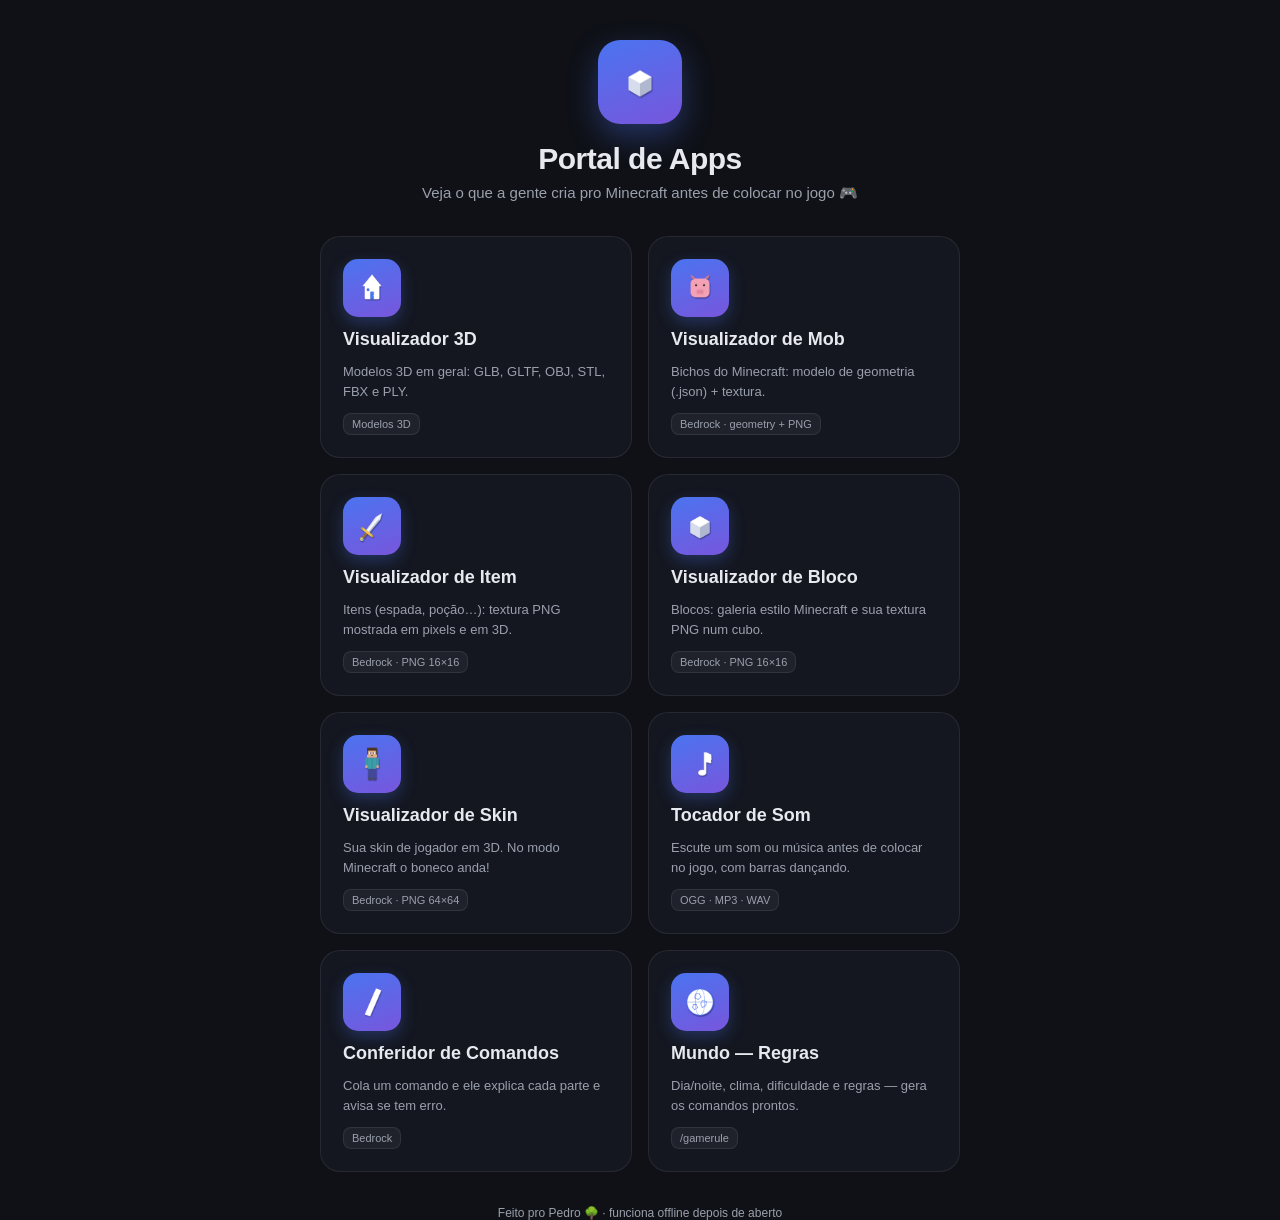
<file: index.html>
<!DOCTYPE html>
<html lang="pt-BR">
<head>
<meta charset="UTF-8">
<meta name="viewport" content="width=device-width, initial-scale=1.0, viewport-fit=cover">
<title>Portal de Apps — Pedro</title>
<meta name="theme-color" content="#0f1117">
<link rel="manifest" href="./manifest.json">
<meta name="apple-mobile-web-app-capable" content="yes">
<meta name="apple-mobile-web-app-status-bar-style" content="black-translucent">
<meta name="apple-mobile-web-app-title" content="Portal do Pedro">
<link rel="apple-touch-icon" href="./icons/icon-180.png">
<link rel="icon" href="./icons/icon-192.png">
<link rel="stylesheet" href="./style.css">
</head>
<body class="portal">
  <div class="hero">
    <div class="logo">
      <img class="mcico" src="./icons/mod/block.png" alt="">
    </div>
    <h1>Portal de Apps</h1>
    <p>Veja o que a gente cria pro Minecraft antes de colocar no jogo 🎮</p>
  </div>

  <div class="grid">
    <a class="card" href="./app-3d.html">
      <div class="ic"><img class="mcico" src="./icons/mod/3d.png" alt=""></div>
      <h3>Visualizador 3D</h3>
      <p>Modelos 3D em geral: GLB, GLTF, OBJ, STL, FBX e PLY.</p>
      <span class="tag">Modelos 3D</span>
    </a>

    <a class="card" href="./app-mob.html">
      <div class="ic"><img class="mcico" src="./icons/mod/mob.png" alt=""></div>
      <h3>Visualizador de Mob</h3>
      <p>Bichos do Minecraft: modelo de geometria (.json) + textura.</p>
      <span class="tag">Bedrock · geometry + PNG</span>
    </a>

    <a class="card" href="./app-item.html">
      <div class="ic"><img class="mcico" src="./icons/mod/item.png" alt=""></div>
      <h3>Visualizador de Item</h3>
      <p>Itens (espada, poção…): textura PNG mostrada em pixels e em 3D.</p>
      <span class="tag">Bedrock · PNG 16×16</span>
    </a>

    <a class="card" href="./app-block.html">
      <div class="ic"><img class="mcico" src="./icons/mod/block.png" alt=""></div>
      <h3>Visualizador de Bloco</h3>
      <p>Blocos: galeria estilo Minecraft e sua textura PNG num cubo.</p>
      <span class="tag">Bedrock · PNG 16×16</span>
    </a>

    <a class="card" href="./app-skin.html">
      <div class="ic"><img class="mcico" src="./icons/mod/skin.png" alt=""></div>
      <h3>Visualizador de Skin</h3>
      <p>Sua skin de jogador em 3D. No modo Minecraft o boneco anda!</p>
      <span class="tag">Bedrock · PNG 64×64</span>
    </a>

    <a class="card" href="./app-som.html">
      <div class="ic"><img class="mcico" src="./icons/mod/som.png" alt=""></div>
      <h3>Tocador de Som</h3>
      <p>Escute um som ou música antes de colocar no jogo, com barras dançando.</p>
      <span class="tag">OGG · MP3 · WAV</span>
    </a>

    <a class="card" href="./app-comandos.html">
      <div class="ic"><img class="mcico" src="./icons/mod/comandos.png" alt=""></div>
      <h3>Conferidor de Comandos</h3>
      <p>Cola um comando e ele explica cada parte e avisa se tem erro.</p>
      <span class="tag">Bedrock</span>
    </a>

    <a class="card" href="./app-mundo.html">
      <div class="ic"><img class="mcico" src="./icons/mod/mundo.png" alt=""></div>
      <h3>Mundo — Regras</h3>
      <p>Dia/noite, clima, dificuldade e regras — gera os comandos prontos.</p>
      <span class="tag">/gamerule</span>
    </a>
  </div>

  <div class="foot">Feito pro Pedro 🌳 · funciona offline depois de aberto</div>

  <script>
    if ('serviceWorker' in navigator) {
      addEventListener('load', () => navigator.serviceWorker.register('./sw.js').catch(() => {}));
    }
  </script>
</body>
</html>
</file>
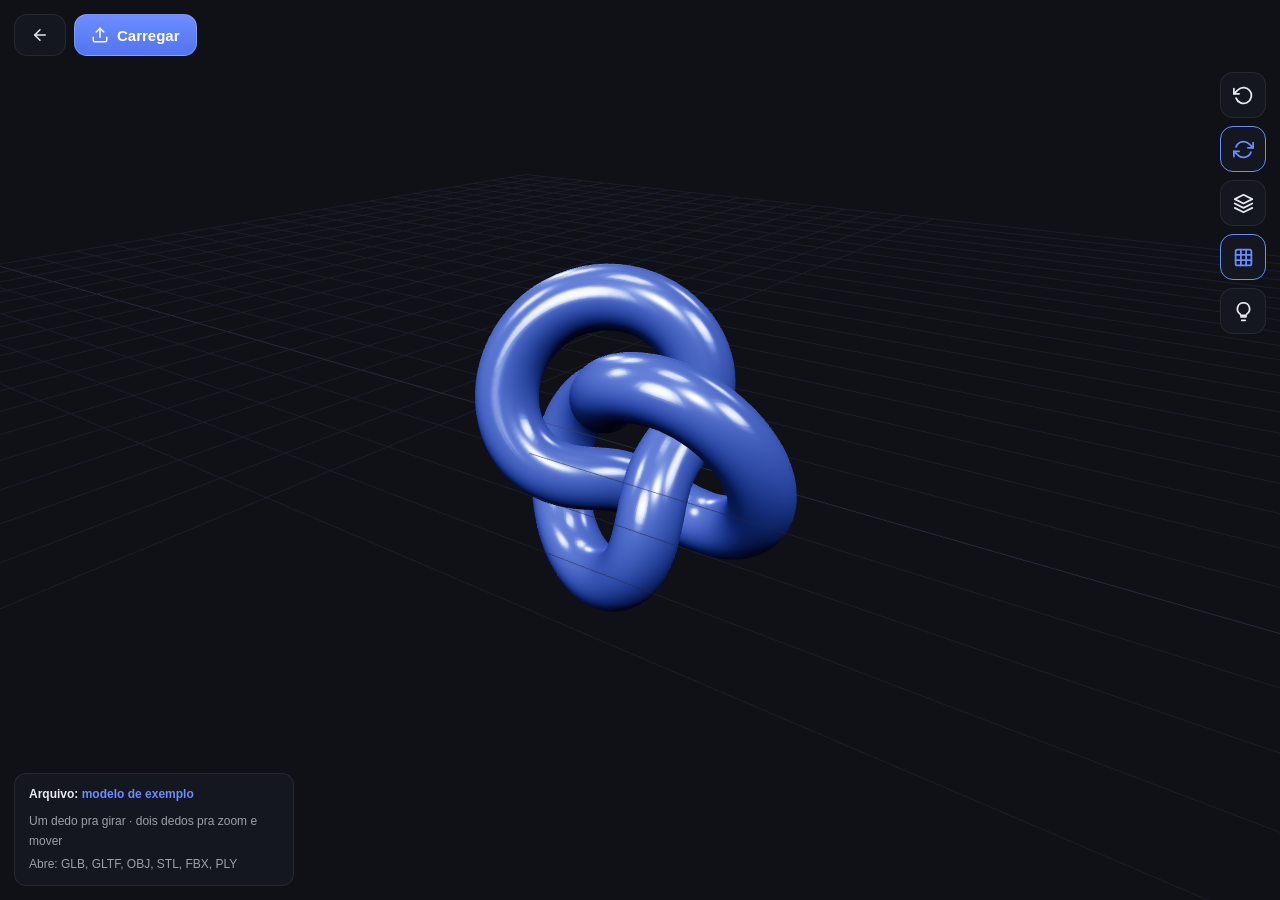
<file: app-3d.html>
<!DOCTYPE html>
<html lang="pt-BR">
<head>
<meta charset="UTF-8">
<meta name="viewport" content="width=device-width, initial-scale=1.0, maximum-scale=1.0, user-scalable=no, viewport-fit=cover">
<title>Visualizador 3D</title>
<meta name="theme-color" content="#0f1117">
<link rel="apple-touch-icon" href="./icons/icon-180.png">
<link rel="stylesheet" href="./style.css">
</head>
<body class="viewer">
  <div id="canvas-wrap"></div>

  <div class="topbar">
    <a class="btn" href="./index.html" title="Voltar ao portal">
      <svg viewBox="0 0 24 24" fill="none" stroke="currentColor" stroke-width="2" stroke-linecap="round" stroke-linejoin="round"><path d="M19 12H5"/><path d="m12 19-7-7 7-7"/></svg>
    </a>
    <button class="btn primary" id="load-btn">
      <svg viewBox="0 0 24 24" fill="none" stroke="currentColor" stroke-width="2" stroke-linecap="round" stroke-linejoin="round"><path d="M21 15v4a2 2 0 0 1-2 2H5a2 2 0 0 1-2-2v-4"/><polyline points="17 8 12 3 7 8"/><line x1="12" y1="3" x2="12" y2="15"/></svg>
      Carregar
    </button>
    <div class="spacer"></div>
  </div>

  <div class="controls">
    <button class="ctl-btn" id="reset-btn" title="Recentralizar"><svg viewBox="0 0 24 24" fill="none" stroke="currentColor" stroke-width="2" stroke-linecap="round" stroke-linejoin="round"><polyline points="1 4 1 10 7 10"/><path d="M3.51 15a9 9 0 1 0 2.13-9.36L1 10"/></svg></button>
    <button class="ctl-btn active" id="rotate-btn" title="Girar sozinho"><svg viewBox="0 0 24 24" fill="none" stroke="currentColor" stroke-width="2" stroke-linecap="round" stroke-linejoin="round"><path d="M23 4v6h-6"/><path d="M1 20v-6h6"/><path d="M3.51 9a9 9 0 0 1 14.85-3.36L23 10M1 14l4.64 4.36A9 9 0 0 0 20.49 15"/></svg></button>
    <button class="ctl-btn" id="wire-btn" title="Wireframe"><svg viewBox="0 0 24 24" fill="none" stroke="currentColor" stroke-width="2" stroke-linecap="round" stroke-linejoin="round"><path d="M12 2 2 7l10 5 10-5-10-5z"/><path d="M2 17l10 5 10-5"/><path d="M2 12l10 5 10-5"/></svg></button>
    <button class="ctl-btn active" id="grid-btn" title="Grade"><svg viewBox="0 0 24 24" fill="none" stroke="currentColor" stroke-width="2" stroke-linecap="round" stroke-linejoin="round"><rect x="3" y="3" width="18" height="18" rx="2"/><line x1="3" y1="9" x2="21" y2="9"/><line x1="3" y1="15" x2="21" y2="15"/><line x1="9" y1="3" x2="9" y2="21"/><line x1="15" y1="3" x2="15" y2="21"/></svg></button>
    <button class="ctl-btn" id="smart-btn" title="Modo Minecraft (sombra)"><svg viewBox="0 0 24 24" fill="none" stroke="currentColor" stroke-width="2" stroke-linecap="round" stroke-linejoin="round"><path d="M9 18h6"/><path d="M10 22h4"/><path d="M12 2a7 7 0 0 0-4 12.7c.6.5.9 1.1 1 1.8h6c.1-.7.4-1.3 1-1.8A7 7 0 0 0 12 2z"/></svg></button>
  </div>

  <div class="info">
    <div><b>Arquivo:</b> <span class="fname" id="fname">modelo de exemplo</span></div>
    <div style="margin-top:8px">Um dedo pra girar · dois dedos pra zoom e mover</div>
    <div style="margin-top:4px">Abre: GLB, GLTF, OBJ, STL, FBX, PLY</div>
  </div>

  <div id="drop-overlay"><div class="drop-card"><h2>Solte o arquivo aqui</h2><p>GLB · GLTF · OBJ · STL · FBX · PLY</p></div></div>
  <div id="loading"><div class="spinner"></div><p>Carregando…</p></div>
  <div id="toast"></div>
  <input type="file" id="file-input" class="hidden-input" accept=".glb,.gltf,.obj,.stl,.fbx,.ply">

  <script src="./vendor.js"></script>
  <script src="./common.js"></script>
  <script src="./app-3d.js"></script>
</body>
</html>
</file>
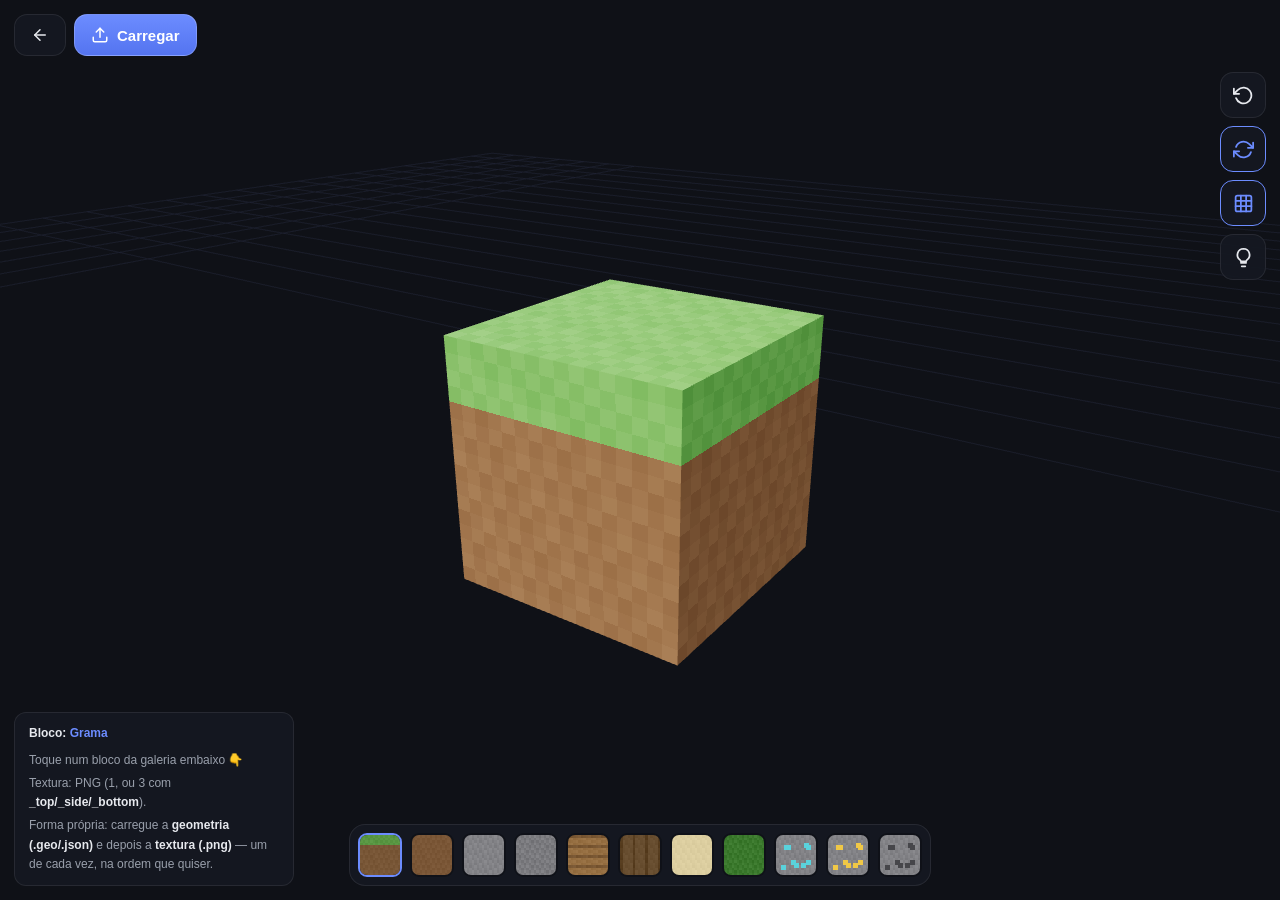
<file: app-block.html>
<!DOCTYPE html>
<html lang="pt-BR">
<head>
<meta charset="UTF-8">
<meta name="viewport" content="width=device-width, initial-scale=1.0, maximum-scale=1.0, user-scalable=no, viewport-fit=cover">
<title>Visualizador de Bloco</title>
<meta name="theme-color" content="#0f1117">
<link rel="apple-touch-icon" href="./icons/icon-180.png">
<link rel="stylesheet" href="./style.css">
</head>
<body class="viewer">
  <div id="canvas-wrap"></div>

  <div class="topbar">
    <a class="btn" href="./index.html" title="Voltar ao portal">
      <svg viewBox="0 0 24 24" fill="none" stroke="currentColor" stroke-width="2" stroke-linecap="round" stroke-linejoin="round"><path d="M19 12H5"/><path d="m12 19-7-7 7-7"/></svg>
    </a>
    <button class="btn primary" id="load-btn">
      <svg viewBox="0 0 24 24" fill="none" stroke="currentColor" stroke-width="2" stroke-linecap="round" stroke-linejoin="round"><path d="M21 15v4a2 2 0 0 1-2 2H5a2 2 0 0 1-2-2v-4"/><polyline points="17 8 12 3 7 8"/><line x1="12" y1="3" x2="12" y2="15"/></svg>
      Carregar
    </button>
    <div class="spacer"></div>
  </div>

  <div class="controls">
    <button class="ctl-btn" id="reset-btn" title="Recentralizar"><svg viewBox="0 0 24 24" fill="none" stroke="currentColor" stroke-width="2" stroke-linecap="round" stroke-linejoin="round"><polyline points="1 4 1 10 7 10"/><path d="M3.51 15a9 9 0 1 0 2.13-9.36L1 10"/></svg></button>
    <button class="ctl-btn active" id="rotate-btn" title="Girar sozinho"><svg viewBox="0 0 24 24" fill="none" stroke="currentColor" stroke-width="2" stroke-linecap="round" stroke-linejoin="round"><path d="M23 4v6h-6"/><path d="M1 20v-6h6"/><path d="M3.51 9a9 9 0 0 1 14.85-3.36L23 10M1 14l4.64 4.36A9 9 0 0 0 20.49 15"/></svg></button>
    <button class="ctl-btn active" id="grid-btn" title="Grade"><svg viewBox="0 0 24 24" fill="none" stroke="currentColor" stroke-width="2" stroke-linecap="round" stroke-linejoin="round"><rect x="3" y="3" width="18" height="18" rx="2"/><line x1="3" y1="9" x2="21" y2="9"/><line x1="3" y1="15" x2="21" y2="15"/><line x1="9" y1="3" x2="9" y2="21"/><line x1="15" y1="3" x2="15" y2="21"/></svg></button>
    <button class="ctl-btn" id="smart-btn" title="Modo Minecraft"><svg viewBox="0 0 24 24" fill="none" stroke="currentColor" stroke-width="2" stroke-linecap="round" stroke-linejoin="round"><path d="M9 18h6"/><path d="M10 22h4"/><path d="M12 2a7 7 0 0 0-4 12.7c.6.5.9 1.1 1 1.8h6c.1-.7.4-1.3 1-1.8A7 7 0 0 0 12 2z"/></svg></button>
  </div>

  <div class="info">
    <div><b>Bloco:</b> <span class="fname" id="fname">exemplo</span></div>
    <div style="margin-top:8px">Toque num bloco da galeria embaixo 👇</div>
    <div style="margin-top:4px">Textura: PNG (1, ou 3 com <b>_top/_side/_bottom</b>).</div>
    <div style="margin-top:4px">Forma própria: carregue a <b>geometria (.geo/.json)</b> e depois a <b>textura (.png)</b> — um de cada vez, na ordem que quiser.</div>
    <div id="geo-hint" style="display:none;margin-top:6px;color:#ffd9a0">👉 Agora toque em Carregar de novo e escolha a textura (.png).</div>
    <div id="smart-hint" style="display:none;margin-top:6px;color:var(--accent)">🧠 Modo Minecraft: luz igual ao jogo (topo claro, base escura).</div>
  </div>

  <div class="gallery" id="gallery"></div>

  <div id="drop-overlay"><div class="drop-card"><h2>Solte a textura aqui</h2><p>PNG (16×16 recomendado)</p></div></div>
  <div id="loading"><div class="spinner"></div><p>Carregando…</p></div>
  <div id="toast"></div>
  <input type="file" id="file-input" class="hidden-input" accept=".json,.geo,image/png,image/*" multiple>

  <script src="./vendor.js"></script>
  <script src="./common.js"></script>
  <script src="./bedrock.js"></script>
  <script src="./app-block.js"></script>
</body>
</html>
</file>
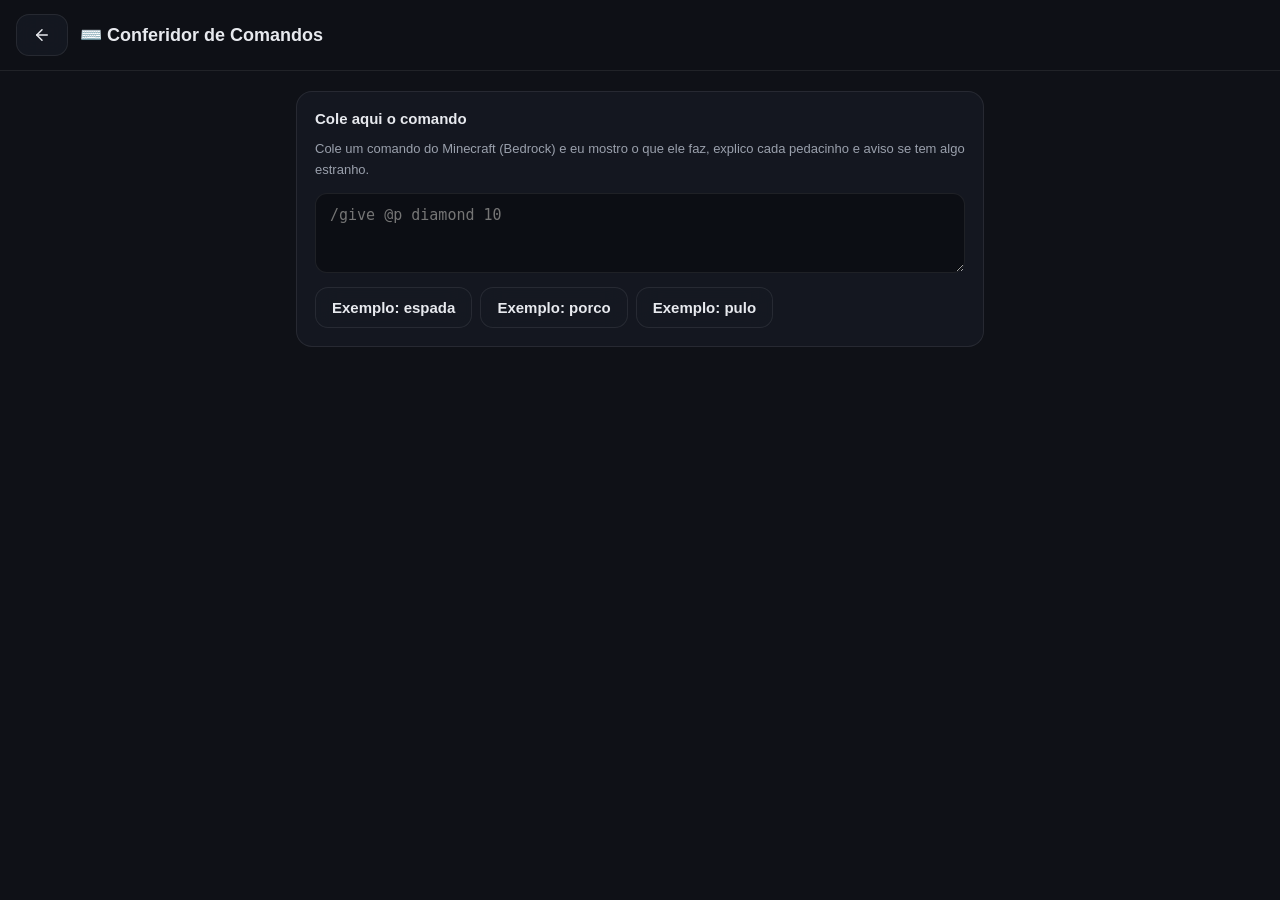
<file: app-comandos.html>
<!DOCTYPE html>
<html lang="pt-BR">
<head>
<meta charset="UTF-8">
<meta name="viewport" content="width=device-width, initial-scale=1.0, viewport-fit=cover">
<title>Conferidor de Comandos</title>
<meta name="theme-color" content="#0f1117">
<link rel="apple-touch-icon" href="./icons/icon-180.png">
<link rel="stylesheet" href="./style.css">
</head>
<body class="tool">
  <div class="tool-top">
    <a class="btn" href="./index.html"><svg viewBox="0 0 24 24" fill="none" stroke="currentColor" stroke-width="2" stroke-linecap="round" stroke-linejoin="round"><path d="M19 12H5"/><path d="m12 19-7-7 7-7"/></svg></a>
    <h1>⌨️ Conferidor de Comandos</h1>
  </div>
  <div class="tool-wrap">
    <div class="panel">
      <h2>Cole aqui o comando</h2>
      <p class="muted">Cole um comando do Minecraft (Bedrock) e eu mostro o que ele faz, explico cada pedacinho e aviso se tem algo estranho.</p>
      <textarea id="cmd" rows="3" placeholder="/give @p diamond 10" style="margin-top:12px"></textarea>
      <div style="display:flex;gap:8px;margin-top:10px;flex-wrap:wrap">
        <button class="btn" data-ex="/give @p diamond_sword 1">Exemplo: espada</button>
        <button class="btn" data-ex="/summon pig ~ ~ ~">Exemplo: porco</button>
        <button class="btn" data-ex="/effect @s jump_boost 30 2">Exemplo: pulo</button>
      </div>
    </div>

    <div class="panel" id="result" style="display:none">
      <h2>O comando</h2>
      <div id="tokens"></div>
      <div class="explain" id="explain"></div>
      <div id="checks" style="margin-top:12px"></div>
    </div>
  </div>
  <script src="./common.js"></script>
  <script src="./app-comandos.js"></script>
</body>
</html>
</file>
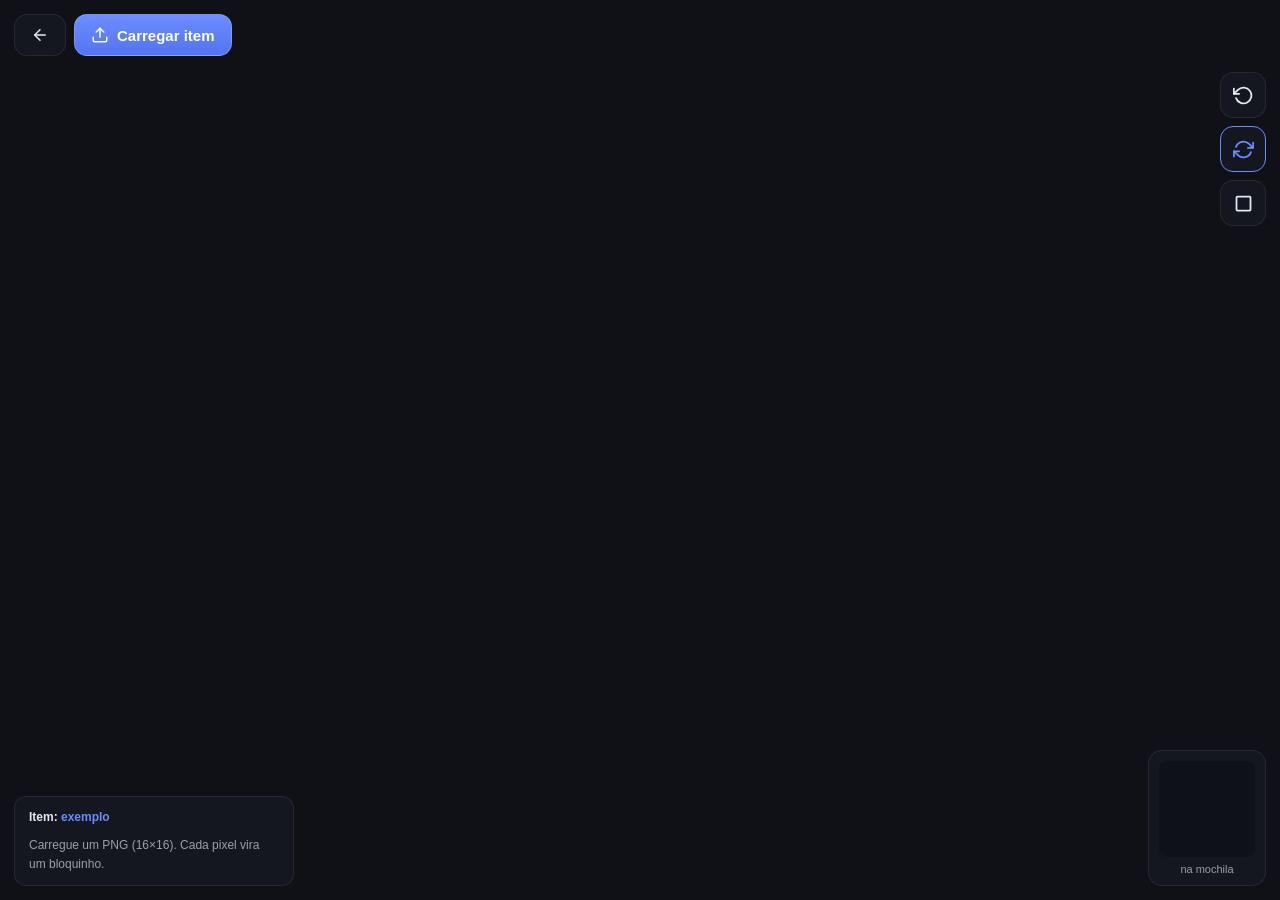
<file: app-item.html>
<!DOCTYPE html>
<html lang="pt-BR">
<head>
<meta charset="UTF-8">
<meta name="viewport" content="width=device-width, initial-scale=1.0, maximum-scale=1.0, user-scalable=no, viewport-fit=cover">
<title>Visualizador de Item</title>
<meta name="theme-color" content="#0f1117">
<link rel="apple-touch-icon" href="./icons/icon-180.png">
<link rel="stylesheet" href="./style.css">
<style>
  .sprite-panel {
    position: fixed; right: 14px; bottom: max(14px, env(safe-area-inset-bottom)); z-index: 10;
    background: var(--panel); border: 1px solid var(--border); border-radius: 14px; padding: 10px;
    backdrop-filter: blur(12px); -webkit-backdrop-filter: blur(12px); text-align: center;
  }
  .sprite-panel canvas { width: 96px; height: 96px; image-rendering: pixelated; border-radius: 8px; background: rgba(0,0,0,0.25); display:block; }
  .sprite-panel div { color: var(--muted); font-size: 11px; margin-top: 6px; }
</style>
</head>
<body class="viewer">
  <div id="canvas-wrap"></div>

  <div class="topbar">
    <a class="btn" href="./index.html" title="Voltar ao portal">
      <svg viewBox="0 0 24 24" fill="none" stroke="currentColor" stroke-width="2" stroke-linecap="round" stroke-linejoin="round"><path d="M19 12H5"/><path d="m12 19-7-7 7-7"/></svg>
    </a>
    <button class="btn primary" id="load-btn">
      <svg viewBox="0 0 24 24" fill="none" stroke="currentColor" stroke-width="2" stroke-linecap="round" stroke-linejoin="round"><path d="M21 15v4a2 2 0 0 1-2 2H5a2 2 0 0 1-2-2v-4"/><polyline points="17 8 12 3 7 8"/><line x1="12" y1="3" x2="12" y2="15"/></svg>
      Carregar item
    </button>
    <div class="spacer"></div>
  </div>

  <div class="controls">
    <button class="ctl-btn" id="reset-btn" title="Recentralizar"><svg viewBox="0 0 24 24" fill="none" stroke="currentColor" stroke-width="2" stroke-linecap="round" stroke-linejoin="round"><polyline points="1 4 1 10 7 10"/><path d="M3.51 15a9 9 0 1 0 2.13-9.36L1 10"/></svg></button>
    <button class="ctl-btn active" id="rotate-btn" title="Girar sozinho"><svg viewBox="0 0 24 24" fill="none" stroke="currentColor" stroke-width="2" stroke-linecap="round" stroke-linejoin="round"><path d="M23 4v6h-6"/><path d="M1 20v-6h6"/><path d="M3.51 9a9 9 0 0 1 14.85-3.36L23 10M1 14l4.64 4.36A9 9 0 0 0 20.49 15"/></svg></button>
    <button class="ctl-btn" id="flat-btn" title="Ver reto (2D)"><svg viewBox="0 0 24 24" fill="none" stroke="currentColor" stroke-width="2" stroke-linecap="round" stroke-linejoin="round"><rect x="4" y="4" width="16" height="16" rx="1"/></svg></button>
  </div>

  <div class="info">
    <div><b>Item:</b> <span class="fname" id="fname">exemplo</span></div>
    <div style="margin-top:8px">Carregue um PNG (16×16). Cada pixel vira um bloquinho.</div>
  </div>

  <div class="sprite-panel"><canvas id="sprite2d" width="16" height="16"></canvas><div>na mochila</div></div>

  <div id="drop-overlay"><div class="drop-card"><h2>Solte o item aqui</h2><p>PNG (16×16 recomendado)</p></div></div>
  <div id="loading"><div class="spinner"></div><p>Carregando…</p></div>
  <div id="toast"></div>
  <input type="file" id="file-input" class="hidden-input" accept="image/png,image/*">

  <script src="./vendor.js"></script>
  <script src="./common.js"></script>
  <script src="./app-item.js"></script>
</body>
</html>
</file>
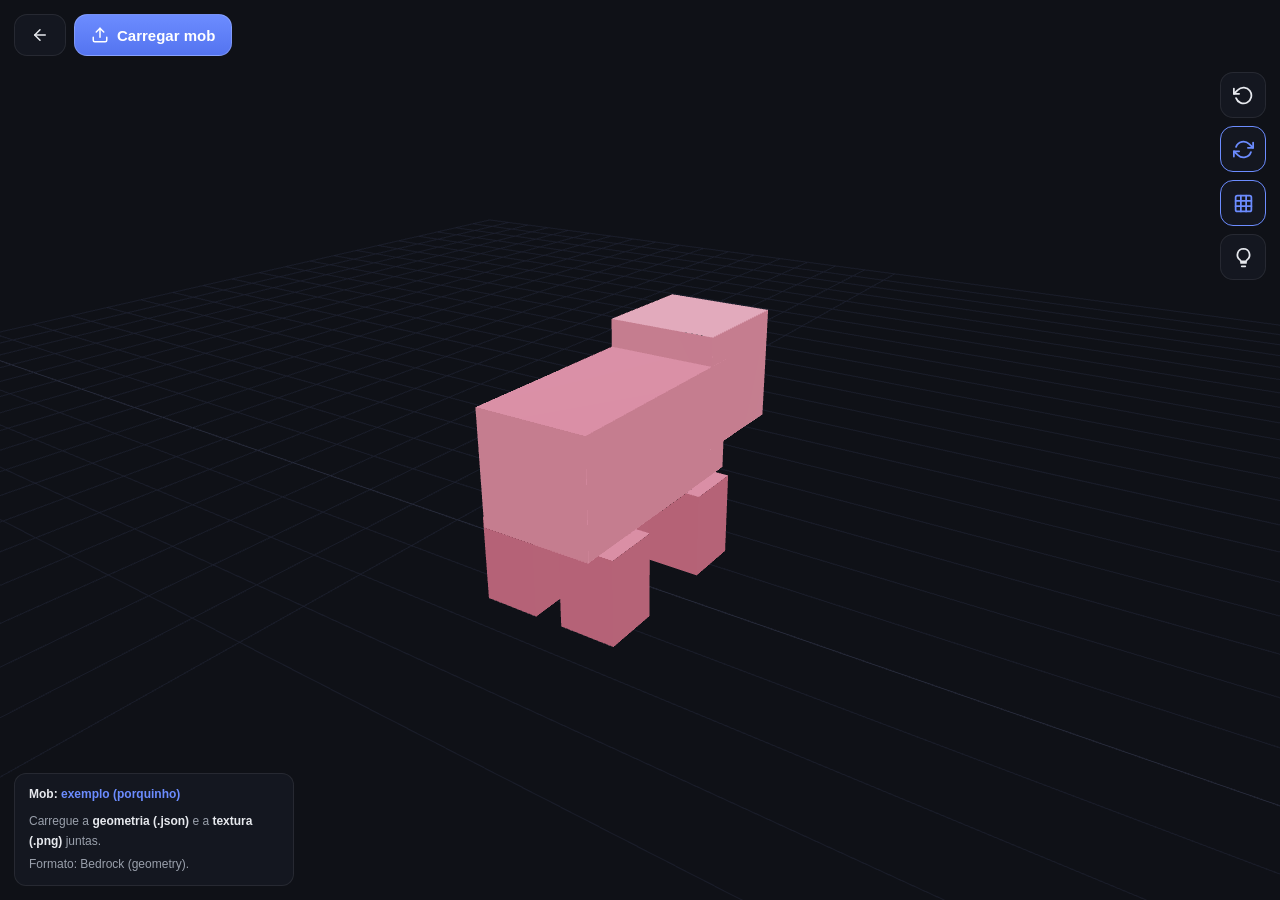
<file: app-mob.html>
<!DOCTYPE html>
<html lang="pt-BR">
<head>
<meta charset="UTF-8">
<meta name="viewport" content="width=device-width, initial-scale=1.0, maximum-scale=1.0, user-scalable=no, viewport-fit=cover">
<title>Visualizador de Mob</title>
<meta name="theme-color" content="#0f1117">
<link rel="apple-touch-icon" href="./icons/icon-180.png">
<link rel="stylesheet" href="./style.css">
</head>
<body class="viewer">
  <div id="canvas-wrap"></div>

  <div class="topbar">
    <a class="btn" href="./index.html" title="Voltar ao portal">
      <svg viewBox="0 0 24 24" fill="none" stroke="currentColor" stroke-width="2" stroke-linecap="round" stroke-linejoin="round"><path d="M19 12H5"/><path d="m12 19-7-7 7-7"/></svg>
    </a>
    <button class="btn primary" id="load-btn">
      <svg viewBox="0 0 24 24" fill="none" stroke="currentColor" stroke-width="2" stroke-linecap="round" stroke-linejoin="round"><path d="M21 15v4a2 2 0 0 1-2 2H5a2 2 0 0 1-2-2v-4"/><polyline points="17 8 12 3 7 8"/><line x1="12" y1="3" x2="12" y2="15"/></svg>
      Carregar mob
    </button>
    <div class="spacer"></div>
  </div>

  <div class="controls">
    <button class="ctl-btn" id="reset-btn" title="Recentralizar"><svg viewBox="0 0 24 24" fill="none" stroke="currentColor" stroke-width="2" stroke-linecap="round" stroke-linejoin="round"><polyline points="1 4 1 10 7 10"/><path d="M3.51 15a9 9 0 1 0 2.13-9.36L1 10"/></svg></button>
    <button class="ctl-btn active" id="rotate-btn" title="Girar sozinho"><svg viewBox="0 0 24 24" fill="none" stroke="currentColor" stroke-width="2" stroke-linecap="round" stroke-linejoin="round"><path d="M23 4v6h-6"/><path d="M1 20v-6h6"/><path d="M3.51 9a9 9 0 0 1 14.85-3.36L23 10M1 14l4.64 4.36A9 9 0 0 0 20.49 15"/></svg></button>
    <button class="ctl-btn active" id="grid-btn" title="Grade"><svg viewBox="0 0 24 24" fill="none" stroke="currentColor" stroke-width="2" stroke-linecap="round" stroke-linejoin="round"><rect x="3" y="3" width="18" height="18" rx="2"/><line x1="3" y1="9" x2="21" y2="9"/><line x1="3" y1="15" x2="21" y2="15"/><line x1="9" y1="3" x2="9" y2="21"/><line x1="15" y1="3" x2="15" y2="21"/></svg></button>
    <button class="ctl-btn" id="smart-btn" title="Modo Minecraft"><svg viewBox="0 0 24 24" fill="none" stroke="currentColor" stroke-width="2" stroke-linecap="round" stroke-linejoin="round"><path d="M9 18h6"/><path d="M10 22h4"/><path d="M12 2a7 7 0 0 0-4 12.7c.6.5.9 1.1 1 1.8h6c.1-.7.4-1.3 1-1.8A7 7 0 0 0 12 2z"/></svg></button>
  </div>

  <div class="info">
    <div><b>Mob:</b> <span class="fname" id="fname">exemplo</span></div>
    <div style="margin-top:8px">Carregue a <b>geometria (.json)</b> e a <b>textura (.png)</b> juntas.</div>
    <div style="margin-top:4px">Formato: Bedrock (geometry).</div>
    <div id="smart-hint" style="display:none;margin-top:6px;color:var(--accent)">🧠 Modo Minecraft: a seta mostra pra onde ele olha.</div>
  </div>

  <div id="drop-overlay"><div class="drop-card"><h2>Solte os arquivos do mob</h2><p>geometry .json + textura .png</p></div></div>
  <div id="loading"><div class="spinner"></div><p>Montando o mob…</p></div>
  <div id="toast"></div>
  <input type="file" id="file-input" class="hidden-input" accept=".json,image/png,image/*" multiple>

  <script src="./vendor.js"></script>
  <script src="./common.js"></script>
  <script src="./bedrock.js"></script>
  <script src="./app-mob.js"></script>
</body>
</html>
</file>
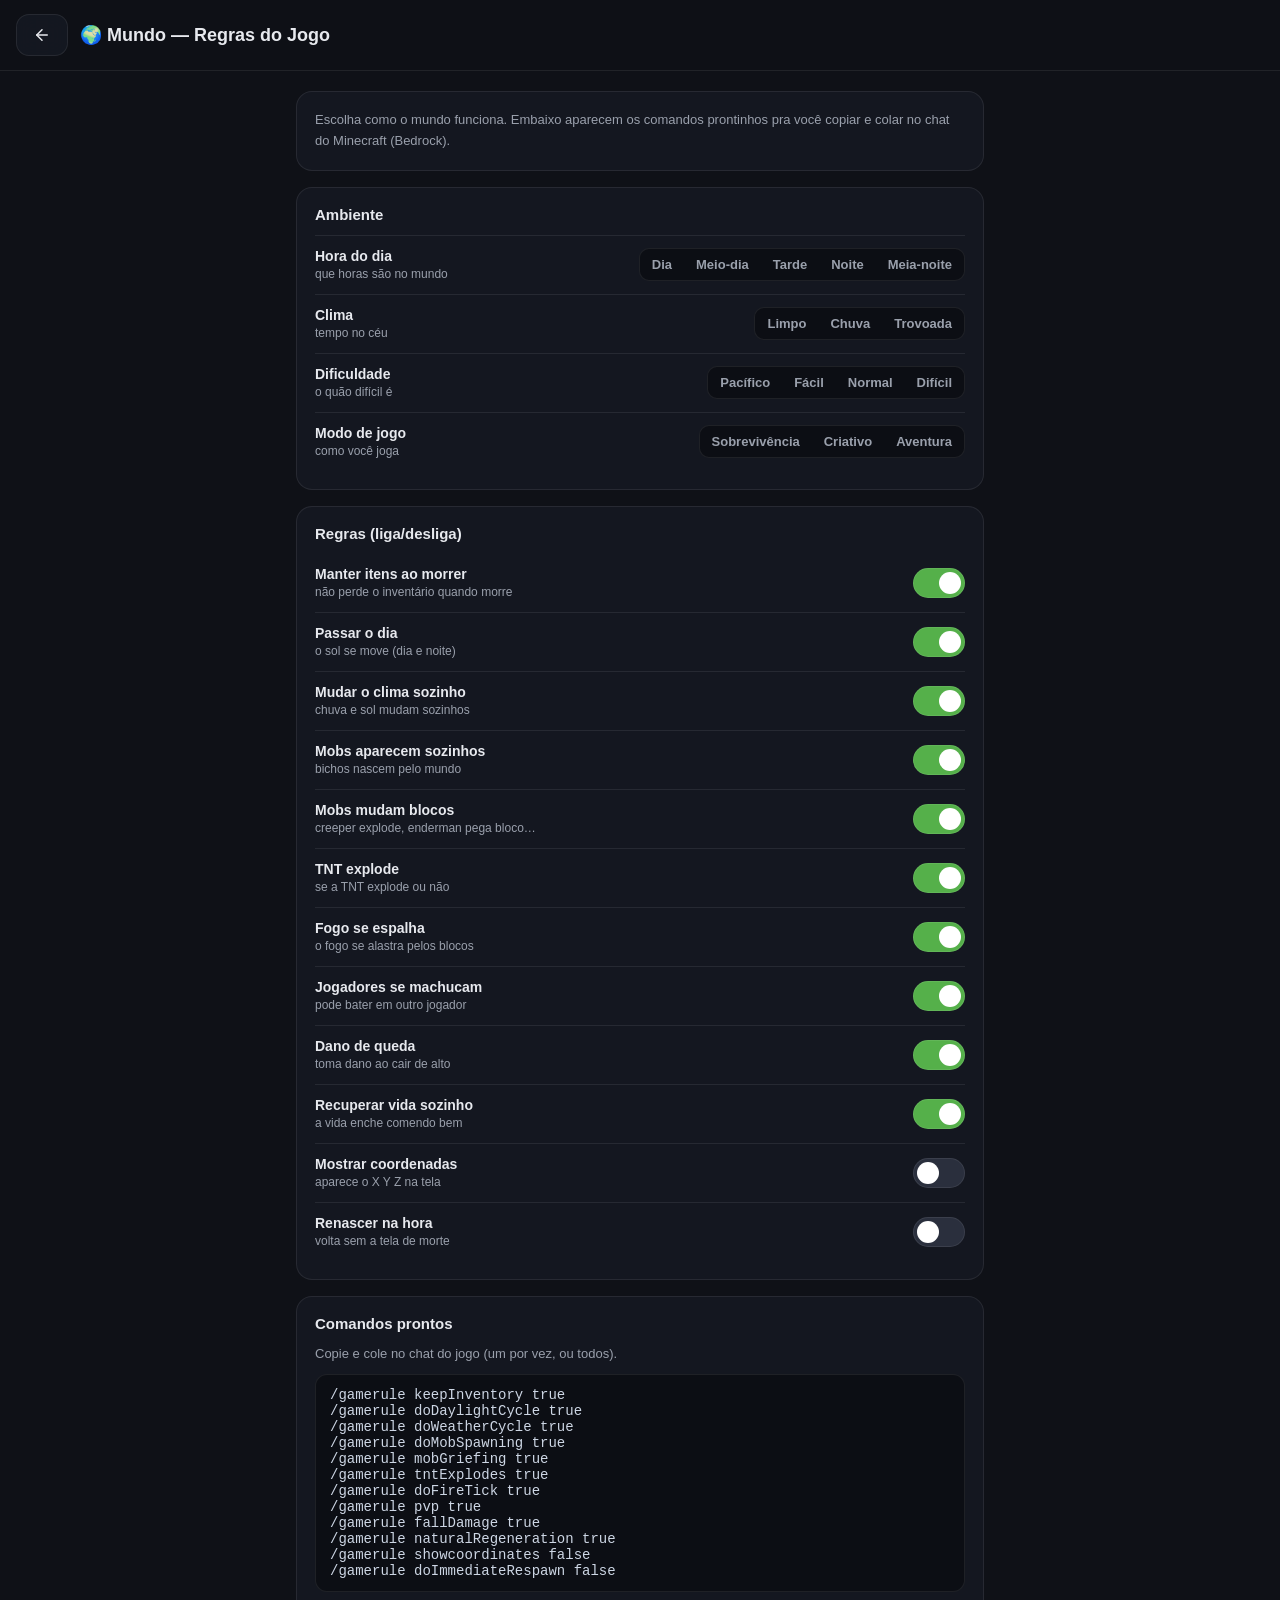
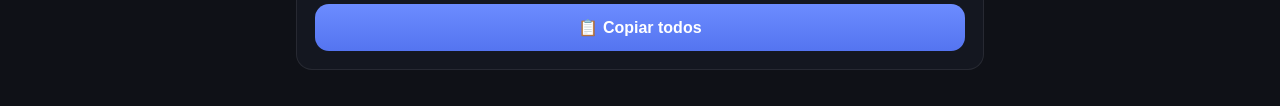
<file: app-mundo.html>
<!DOCTYPE html>
<html lang="pt-BR">
<head>
<meta charset="UTF-8">
<meta name="viewport" content="width=device-width, initial-scale=1.0, viewport-fit=cover">
<title>Mundo — Regras</title>
<meta name="theme-color" content="#0f1117">
<link rel="apple-touch-icon" href="./icons/icon-180.png">
<link rel="stylesheet" href="./style.css">
</head>
<body class="tool">
  <div class="tool-top">
    <a class="btn" href="./index.html"><svg viewBox="0 0 24 24" fill="none" stroke="currentColor" stroke-width="2" stroke-linecap="round" stroke-linejoin="round"><path d="M19 12H5"/><path d="m12 19-7-7 7-7"/></svg></a>
    <h1>🌍 Mundo — Regras do Jogo</h1>
  </div>
  <div class="tool-wrap">
    <div class="panel">
      <p class="muted">Escolha como o mundo funciona. Embaixo aparecem os comandos prontinhos pra você copiar e colar no chat do Minecraft (Bedrock).</p>
    </div>

    <div class="panel">
      <h2>Ambiente</h2>
      <div class="rule"><div class="lbl"><b>Hora do dia</b><span>que horas são no mundo</span></div>
        <div class="seg" data-cmd="time"><button data-v="day">Dia</button><button data-v="noon">Meio-dia</button><button data-v="sunset">Tarde</button><button data-v="night">Noite</button><button data-v="midnight">Meia-noite</button></div></div>
      <div class="rule"><div class="lbl"><b>Clima</b><span>tempo no céu</span></div>
        <div class="seg" data-cmd="weather"><button data-v="clear">Limpo</button><button data-v="rain">Chuva</button><button data-v="thunder">Trovoada</button></div></div>
      <div class="rule"><div class="lbl"><b>Dificuldade</b><span>o quão difícil é</span></div>
        <div class="seg" data-cmd="difficulty"><button data-v="peaceful">Pacífico</button><button data-v="easy">Fácil</button><button data-v="normal">Normal</button><button data-v="hard">Difícil</button></div></div>
      <div class="rule"><div class="lbl"><b>Modo de jogo</b><span>como você joga</span></div>
        <div class="seg" data-cmd="gamemode"><button data-v="survival">Sobrevivência</button><button data-v="creative">Criativo</button><button data-v="adventure">Aventura</button></div></div>
    </div>

    <div class="panel">
      <h2>Regras (liga/desliga)</h2>
      <div id="rules"></div>
    </div>

    <div class="panel">
      <h2>Comandos prontos</h2>
      <p class="muted">Copie e cole no chat do jogo (um por vez, ou todos).</p>
      <div class="codebox" id="out" style="margin-top:10px">—</div>
      <button class="bigbtn copy" id="copy" style="margin-top:12px">📋 Copiar todos</button>
    </div>
  </div>
  <script src="./common.js"></script>
  <script src="./app-mundo.js"></script>
</body>
</html>
</file>
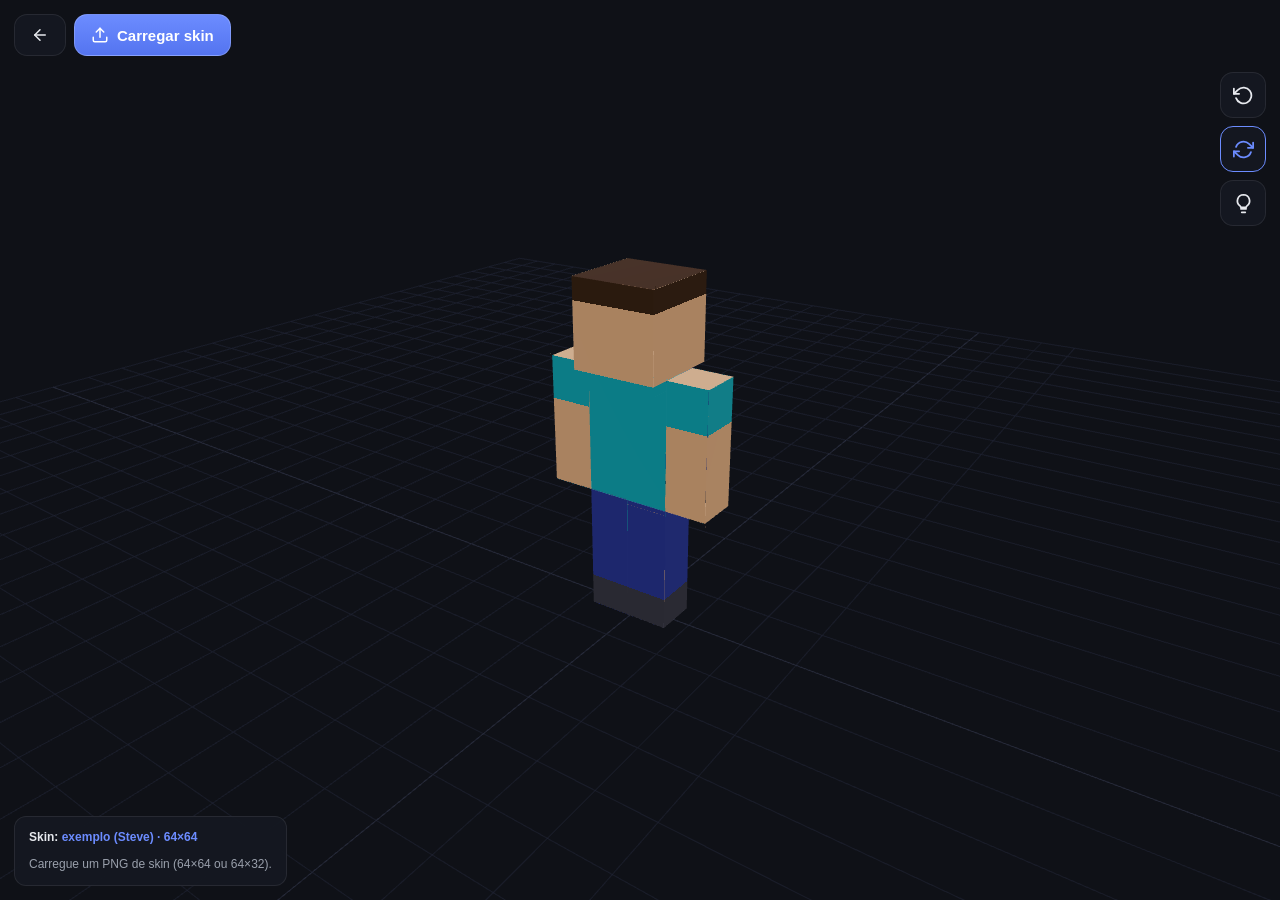
<file: app-skin.html>
<!DOCTYPE html>
<html lang="pt-BR">
<head>
<meta charset="UTF-8">
<meta name="viewport" content="width=device-width, initial-scale=1.0, maximum-scale=1.0, user-scalable=no, viewport-fit=cover">
<title>Visualizador de Skin</title>
<meta name="theme-color" content="#0f1117">
<link rel="apple-touch-icon" href="./icons/icon-180.png">
<link rel="stylesheet" href="./style.css">
</head>
<body class="viewer">
  <div id="canvas-wrap"></div>

  <div class="topbar">
    <a class="btn" href="./index.html" title="Voltar ao portal">
      <svg viewBox="0 0 24 24" fill="none" stroke="currentColor" stroke-width="2" stroke-linecap="round" stroke-linejoin="round"><path d="M19 12H5"/><path d="m12 19-7-7 7-7"/></svg>
    </a>
    <button class="btn primary" id="load-btn">
      <svg viewBox="0 0 24 24" fill="none" stroke="currentColor" stroke-width="2" stroke-linecap="round" stroke-linejoin="round"><path d="M21 15v4a2 2 0 0 1-2 2H5a2 2 0 0 1-2-2v-4"/><polyline points="17 8 12 3 7 8"/><line x1="12" y1="3" x2="12" y2="15"/></svg>
      Carregar skin
    </button>
    <div class="spacer"></div>
  </div>

  <div class="controls">
    <button class="ctl-btn" id="reset-btn" title="Recentralizar"><svg viewBox="0 0 24 24" fill="none" stroke="currentColor" stroke-width="2" stroke-linecap="round" stroke-linejoin="round"><polyline points="1 4 1 10 7 10"/><path d="M3.51 15a9 9 0 1 0 2.13-9.36L1 10"/></svg></button>
    <button class="ctl-btn active" id="rotate-btn" title="Girar sozinho"><svg viewBox="0 0 24 24" fill="none" stroke="currentColor" stroke-width="2" stroke-linecap="round" stroke-linejoin="round"><path d="M23 4v6h-6"/><path d="M1 20v-6h6"/><path d="M3.51 9a9 9 0 0 1 14.85-3.36L23 10M1 14l4.64 4.36A9 9 0 0 0 20.49 15"/></svg></button>
    <button class="ctl-btn" id="smart-btn" title="Modo Minecraft (andar)"><svg viewBox="0 0 24 24" fill="none" stroke="currentColor" stroke-width="2" stroke-linecap="round" stroke-linejoin="round"><path d="M9 18h6"/><path d="M10 22h4"/><path d="M12 2a7 7 0 0 0-4 12.7c.6.5.9 1.1 1 1.8h6c.1-.7.4-1.3 1-1.8A7 7 0 0 0 12 2z"/></svg></button>
  </div>

  <div class="info">
    <div><b>Skin:</b> <span class="fname" id="fname">exemplo</span></div>
    <div style="margin-top:8px">Carregue um PNG de skin (64×64 ou 64×32).</div>
    <div id="smart-hint" style="display:none;margin-top:6px;color:var(--accent)">🧠 Modo Minecraft: o boneco anda!</div>
  </div>

  <div id="drop-overlay"><div class="drop-card"><h2>Solte a skin aqui</h2><p>PNG 64×64 (ou 64×32)</p></div></div>
  <div id="loading"><div class="spinner"></div><p>Montando o boneco…</p></div>
  <div id="toast"></div>
  <input type="file" id="file-input" class="hidden-input" accept="image/png,image/*">

  <script src="./vendor.js"></script>
  <script src="./common.js"></script>
  <script src="./bedrock.js"></script>
  <script src="./app-skin.js"></script>
</body>
</html>
</file>
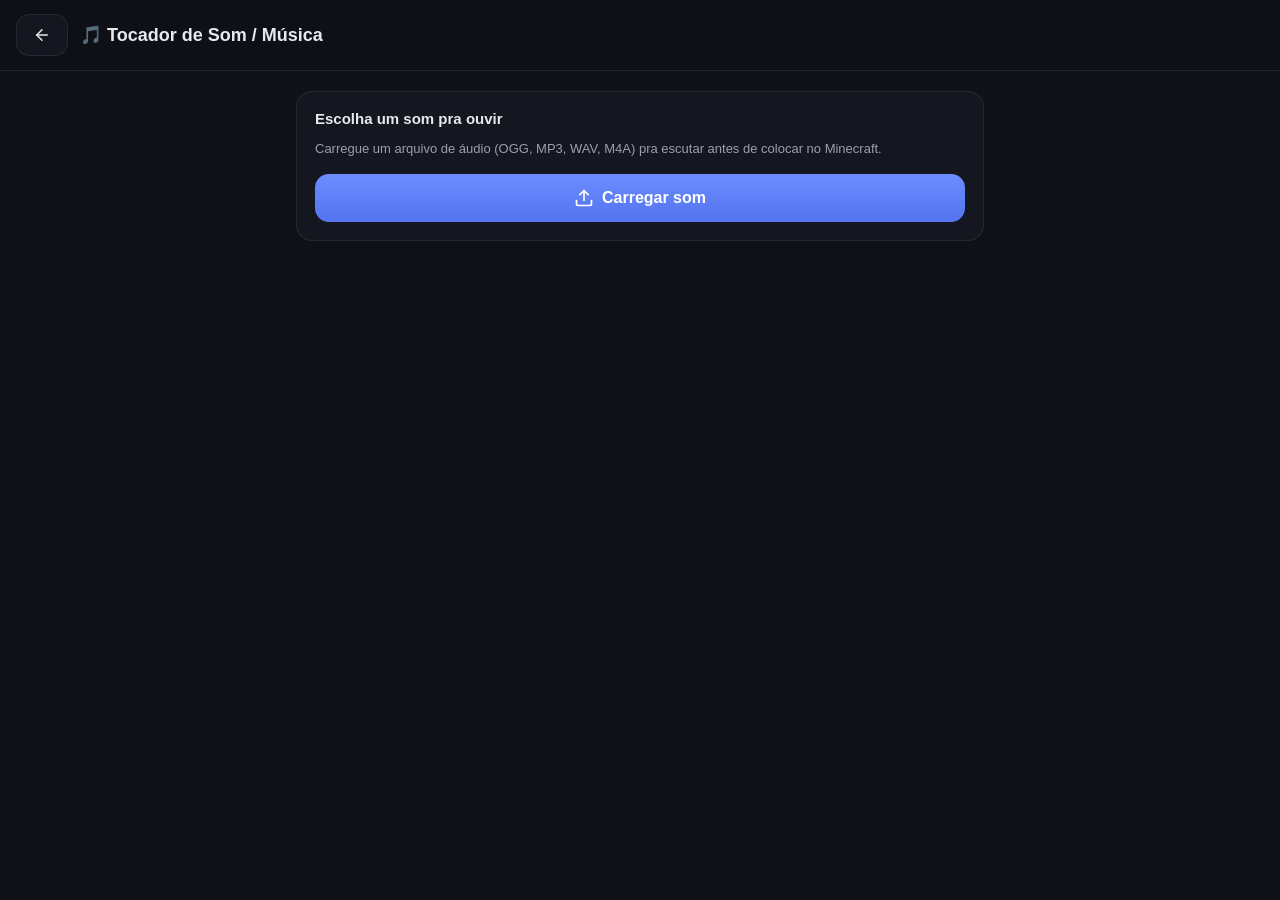
<file: app-som.html>
<!DOCTYPE html>
<html lang="pt-BR">
<head>
<meta charset="UTF-8">
<meta name="viewport" content="width=device-width, initial-scale=1.0, viewport-fit=cover">
<title>Tocador de Som</title>
<meta name="theme-color" content="#0f1117">
<link rel="apple-touch-icon" href="./icons/icon-180.png">
<link rel="stylesheet" href="./style.css">
</head>
<body class="tool">
  <div class="tool-top">
    <a class="btn" href="./index.html"><svg viewBox="0 0 24 24" fill="none" stroke="currentColor" stroke-width="2" stroke-linecap="round" stroke-linejoin="round"><path d="M19 12H5"/><path d="m12 19-7-7 7-7"/></svg></a>
    <h1>🎵 Tocador de Som / Música</h1>
  </div>
  <div class="tool-wrap">
    <div class="panel">
      <h2>Escolha um som pra ouvir</h2>
      <p class="muted">Carregue um arquivo de áudio (OGG, MP3, WAV, M4A) pra escutar antes de colocar no Minecraft.</p>
      <div style="margin-top:14px"><button class="bigbtn" id="load-btn">
        <svg viewBox="0 0 24 24" fill="none" stroke="currentColor" stroke-width="2" stroke-linecap="round" stroke-linejoin="round" style="width:20px;height:20px"><path d="M21 15v4a2 2 0 0 1-2 2H5a2 2 0 0 1-2-2v-4"/><polyline points="17 8 12 3 7 8"/><line x1="12" y1="3" x2="12" y2="15"/></svg>
        Carregar som
      </button></div>
      <input type="file" id="file-input" class="hidden-input" accept="audio/*,.ogg,.mp3,.wav,.m4a">
    </div>

    <div class="panel" id="player" style="display:none">
      <h2 id="sname">—</h2>
      <div class="playrow">
        <button class="playbtn" id="play"><svg id="play-ic" viewBox="0 0 24 24" fill="currentColor"><path d="M8 5v14l11-7z"/></svg></button>
        <div style="flex:1">
          <input type="range" id="seek" min="0" max="100" value="0" style="width:100%">
          <div class="muted" id="time">0:00 / 0:00</div>
        </div>
      </div>
      <canvas id="viz"></canvas>
    </div>
  </div>
  <script src="./common.js"></script>
  <script src="./app-som.js"></script>
</body>
</html>
</file>
<file: style.css>
:root {
  --bg: #0f1117; --panel: rgba(22,25,35,0.85); --border: rgba(255,255,255,0.08);
  --text: #e7e9ee; --muted: #9aa0ac; --accent: #6c8cff; --green: #55b04a;
}
* { box-sizing: border-box; margin: 0; padding: 0; -webkit-tap-highlight-color: transparent; }
html, body { height: 100%; }
body {
  font-family: -apple-system, BlinkMacSystemFont, "Segoe UI", Roboto, sans-serif;
  background: var(--bg); color: var(--text); -webkit-font-smoothing: antialiased;
}

/* ===== Páginas de visualizador (tela cheia) ===== */
body.viewer { overflow: hidden; overscroll-behavior: none; touch-action: none; }
#canvas-wrap { position: fixed; inset: 0; }
canvas { display: block; touch-action: none; }

.topbar {
  position: fixed; top: max(14px, env(safe-area-inset-top)); left: 14px; right: 14px;
  z-index: 10; display: flex; gap: 8px; align-items: center; pointer-events: none;
}
.topbar > * { pointer-events: auto; }
.spacer { flex: 1; }
.btn {
  display: inline-flex; align-items: center; gap: 8px; background: var(--panel);
  border: 1px solid var(--border); color: var(--text); padding: 11px 16px; border-radius: 13px;
  font-size: 15px; font-weight: 600; cursor: pointer; text-decoration: none;
  backdrop-filter: blur(12px); -webkit-backdrop-filter: blur(12px);
  transition: transform .12s ease, background .2s ease; user-select: none;
}
.btn:active { transform: scale(0.96); }
.btn.primary { background: linear-gradient(180deg,#6c8cff,#5474f0); border-color: rgba(255,255,255,0.2); color:#fff; }
.btn svg { width: 18px; height: 18px; }

.controls { position: fixed; top: calc(max(14px, env(safe-area-inset-top)) + 58px); right: 14px; z-index: 10; display: flex; flex-direction: column; gap: 8px; }
.ctl-btn {
  width: 46px; height: 46px; display: flex; align-items: center; justify-content: center;
  background: var(--panel); border: 1px solid var(--border); color: var(--text); border-radius: 13px;
  cursor: pointer; backdrop-filter: blur(12px); -webkit-backdrop-filter: blur(12px);
  transition: background .2s ease, transform .12s ease;
}
.ctl-btn:active { transform: scale(0.93); }
.ctl-btn svg { width: 21px; height: 21px; }
.ctl-btn.active { border-color: var(--accent); color: var(--accent); }

.info {
  position: fixed; bottom: max(14px, env(safe-area-inset-bottom)); left: 14px; z-index: 10;
  background: var(--panel); border: 1px solid var(--border); border-radius: 12px;
  padding: 11px 14px; font-size: 12px; color: var(--muted);
  backdrop-filter: blur(12px); -webkit-backdrop-filter: blur(12px); max-width: 280px; line-height: 1.6;
}
.info b { color: var(--text); }
.info .fname { color: var(--accent); font-weight: 600; word-break: break-all; }

#drop-overlay { position: fixed; inset: 0; z-index: 50; display: none; align-items: center; justify-content: center; background: rgba(15,17,23,0.82); backdrop-filter: blur(4px); }
#drop-overlay.show { display: flex; }
.drop-card { border: 2px dashed var(--accent); border-radius: 20px; padding: 44px 60px; text-align: center; background: rgba(30,34,48,0.6); }
.drop-card h2 { font-size: 22px; margin-bottom: 8px; }
.drop-card p { color: var(--muted); font-size: 14px; }

#loading { position: fixed; inset: 0; z-index: 40; display: none; align-items: center; justify-content: center; flex-direction: column; gap: 16px; background: rgba(15,17,23,0.6); }
#loading.show { display: flex; }
.spinner { width: 44px; height: 44px; border: 3px solid rgba(255,255,255,0.15); border-top-color: var(--accent); border-radius: 50%; animation: spin .8s linear infinite; }
@keyframes spin { to { transform: rotate(360deg); } }
#loading p { color: var(--muted); font-size: 13px; }

#toast { position: fixed; bottom: 24px; left: 50%; transform: translateX(-50%) translateY(80px); z-index: 60; background: #3a2130; border: 1px solid #7a3b52; color: #ffd9e3; padding: 12px 18px; border-radius: 12px; font-size: 13px; max-width: 90vw; opacity: 0; transition: transform .3s ease, opacity .3s ease; text-align:center; }
#toast.show { transform: translateX(-50%) translateY(0); opacity: 1; }
.hidden-input { display: none; }

/* ===== Portal (home) ===== */
body.portal { min-height: 100%; display: flex; flex-direction: column; align-items: center; padding: 40px 20px 60px; }
.hero { text-align: center; margin-bottom: 34px; }
.hero .logo {
  width: 84px; height: 84px; border-radius: 22px; margin: 0 auto 18px;
  background: linear-gradient(160deg,#4a74f0,#7856dc); display: flex; align-items: center; justify-content: center;
  box-shadow: 0 12px 30px rgba(74,116,240,0.35);
}
.hero .logo svg { width: 46px; height: 46px; color: #fff; }
.hero h1 { font-size: 30px; letter-spacing: -0.5px; }
.hero p { color: var(--muted); margin-top: 8px; font-size: 15px; }

.grid { display: grid; grid-template-columns: repeat(2, minmax(0,1fr)); gap: 16px; width: 100%; max-width: 640px; }
@media (max-width: 520px) { .grid { grid-template-columns: 1fr; } }
.card {
  display: flex; flex-direction: column; gap: 12px; text-decoration: none; color: var(--text);
  background: var(--panel); border: 1px solid var(--border); border-radius: 20px; padding: 22px;
  transition: transform .14s ease, border-color .2s ease, background .2s ease;
}
.card:hover { transform: translateY(-3px); border-color: rgba(108,140,255,0.5); background: rgba(30,34,48,0.9); }
.card:active { transform: scale(0.98); }
.card .ic { width: 58px; height: 58px; border-radius: 15px; display: flex; align-items: center; justify-content: center; background: linear-gradient(160deg,#4a74f0,#7856dc); box-shadow: 0 6px 16px rgba(74,116,240,0.30); }
.card .ic img.mcico { width: 46px; height: 46px; image-rendering: auto; }
.card .ic svg { width: 30px; height: 30px; color: #fff; }
.hero .logo img.mcico { width: 54px; height: 54px; image-rendering: auto; }
.card h3 { font-size: 18px; }
.card p { color: var(--muted); font-size: 13px; line-height: 1.5; }
.card .tag { margin-top: auto; font-size: 11px; color: var(--muted); background: rgba(255,255,255,0.05); border: 1px solid var(--border); padding: 4px 8px; border-radius: 8px; align-self: flex-start; }
.foot { margin-top: 34px; color: var(--muted); font-size: 12px; text-align: center; }

/* ===== Galeria de blocos ===== */
.gallery {
  position: fixed; left: 50%; transform: translateX(-50%);
  bottom: max(14px, env(safe-area-inset-bottom)); z-index: 11;
  display: flex; gap: 8px; padding: 8px; max-width: 92vw; overflow-x: auto;
  background: var(--panel); border: 1px solid var(--border); border-radius: 16px;
  backdrop-filter: blur(12px); -webkit-backdrop-filter: blur(12px); -webkit-overflow-scrolling: touch;
}
.gallery img {
  width: 44px; height: 44px; border-radius: 9px; cursor: pointer; image-rendering: pixelated;
  border: 2px solid transparent; background: rgba(0,0,0,0.25); flex: 0 0 auto;
}
.gallery img.sel { border-color: var(--accent); }

/* ===== Páginas de ferramenta (som, comandos, mundo) ===== */
body.tool { min-height: 100%; padding: 0 0 60px; }
.tool-top {
  position: sticky; top: 0; z-index: 10; display: flex; align-items: center; gap: 12px;
  padding: 14px 16px; background: rgba(15,17,23,0.9); border-bottom: 1px solid var(--border);
  backdrop-filter: blur(12px); -webkit-backdrop-filter: blur(12px);
}
.tool-top h1 { font-size: 18px; }
.tool-wrap { max-width: 720px; margin: 0 auto; padding: 20px 16px; }
.panel { background: var(--panel); border: 1px solid var(--border); border-radius: 16px; padding: 18px; margin-bottom: 16px; }
.panel h2 { font-size: 15px; margin-bottom: 12px; color: var(--text); }
.muted { color: var(--muted); font-size: 13px; line-height: 1.6; }
textarea, input[type=text] {
  width: 100%; background: #0c0e14; border: 1px solid var(--border); color: var(--text);
  border-radius: 12px; padding: 12px 14px; font-size: 15px; font-family: ui-monospace, SFMono-Regular, Menlo, monospace; resize: vertical;
}
.codebox { background: #0c0e14; border: 1px solid var(--border); border-radius: 12px; padding: 12px 14px; font-family: ui-monospace, SFMono-Regular, Menlo, monospace; font-size: 14px; color: #cdd6e4; word-break: break-word; white-space: pre-wrap; }
.copy { margin-top: 10px; }
.token { display: inline-block; padding: 2px 7px; border-radius: 7px; margin: 3px 4px 3px 0; font-family: ui-monospace, monospace; font-size: 13px; }
.tk-cmd { background: rgba(108,140,255,0.22); color: #b9c7ff; }
.tk-arg { background: rgba(255,255,255,0.06); color: #d7dbe4; }
.tk-sel { background: rgba(63,178,160,0.2); color: #93e5d6; }
.explain { margin-top: 12px; }
.explain .line { display: flex; gap: 10px; padding: 7px 0; border-top: 1px solid var(--border); font-size: 13px; }
.explain .line b { color: #b9c7ff; font-family: ui-monospace, monospace; flex: 0 0 auto; }
.ok { color: #86e29a; } .warn { color: #ffd9a0; } .err { color: #ff9db0; }
.rule { display: flex; align-items: center; justify-content: space-between; gap: 12px; padding: 12px 0; border-top: 1px solid var(--border); }
.rule:first-child { border-top: none; }
.rule .lbl b { display: block; font-size: 14px; }
.rule .lbl span { font-size: 12px; color: var(--muted); }
.seg { display: inline-flex; background: #0c0e14; border: 1px solid var(--border); border-radius: 10px; overflow: hidden; flex: 0 0 auto; }
.seg button { background: transparent; border: none; color: var(--muted); padding: 8px 12px; font-size: 13px; font-weight: 600; cursor: pointer; }
.seg button.on { background: var(--accent); color: #fff; }
.switch { width: 52px; height: 30px; border-radius: 15px; background: #2a2f3d; border: 1px solid var(--border); position: relative; cursor: pointer; flex: 0 0 auto; transition: background .2s; }
.switch.on { background: var(--green); }
.switch::after { content: ''; position: absolute; top: 3px; left: 3px; width: 22px; height: 22px; border-radius: 50%; background: #fff; transition: transform .2s; }
.switch.on::after { transform: translateX(22px); }
.bigbtn { display: inline-flex; align-items: center; justify-content: center; gap: 8px; width: 100%; padding: 14px; border-radius: 14px; border: none; background: linear-gradient(180deg,#6c8cff,#5474f0); color: #fff; font-size: 16px; font-weight: 700; cursor: pointer; }
.playrow { display: flex; align-items: center; gap: 14px; }
.playbtn { width: 64px; height: 64px; border-radius: 50%; border: none; background: linear-gradient(180deg,#6c8cff,#5474f0); color: #fff; cursor: pointer; display: flex; align-items: center; justify-content: center; flex: 0 0 auto; }
.playbtn svg { width: 28px; height: 28px; }
#viz { width: 100%; height: 120px; display: block; background: #0c0e14; border-radius: 12px; margin-top: 14px; }
</file>
